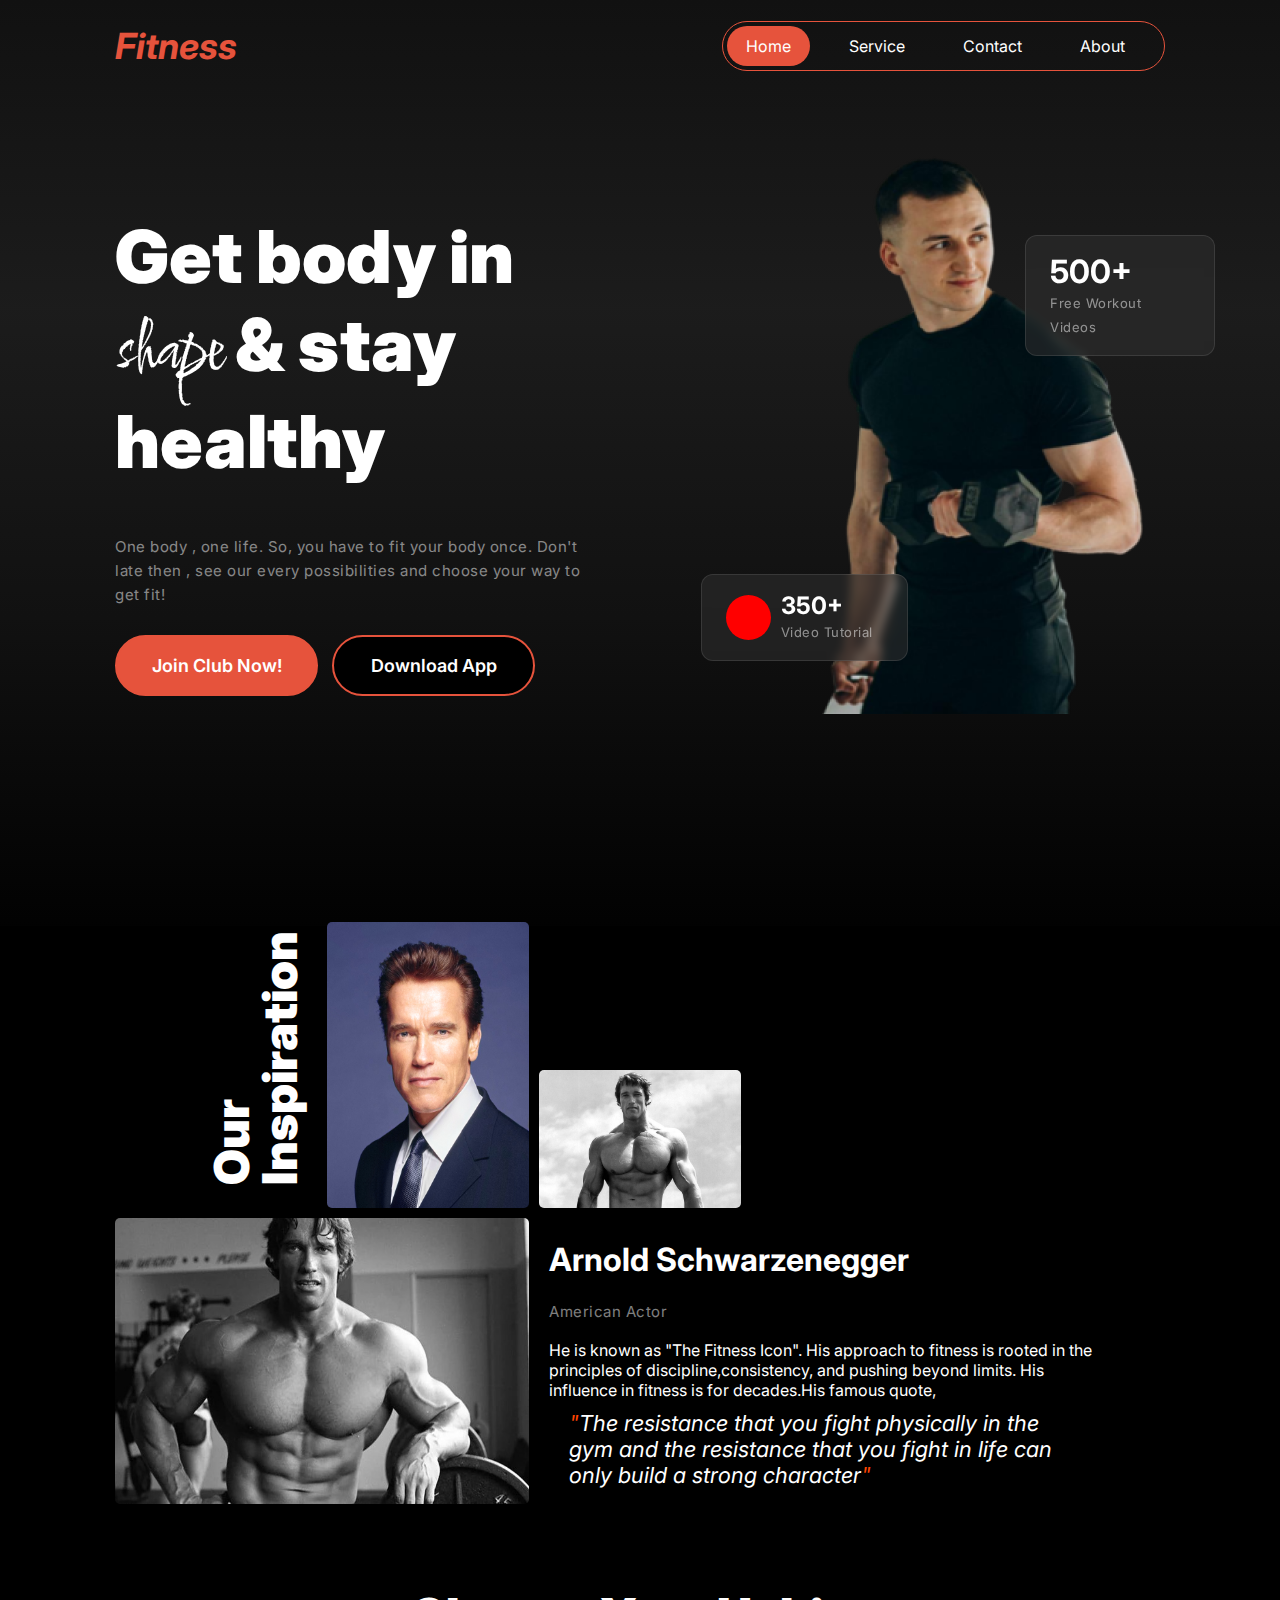
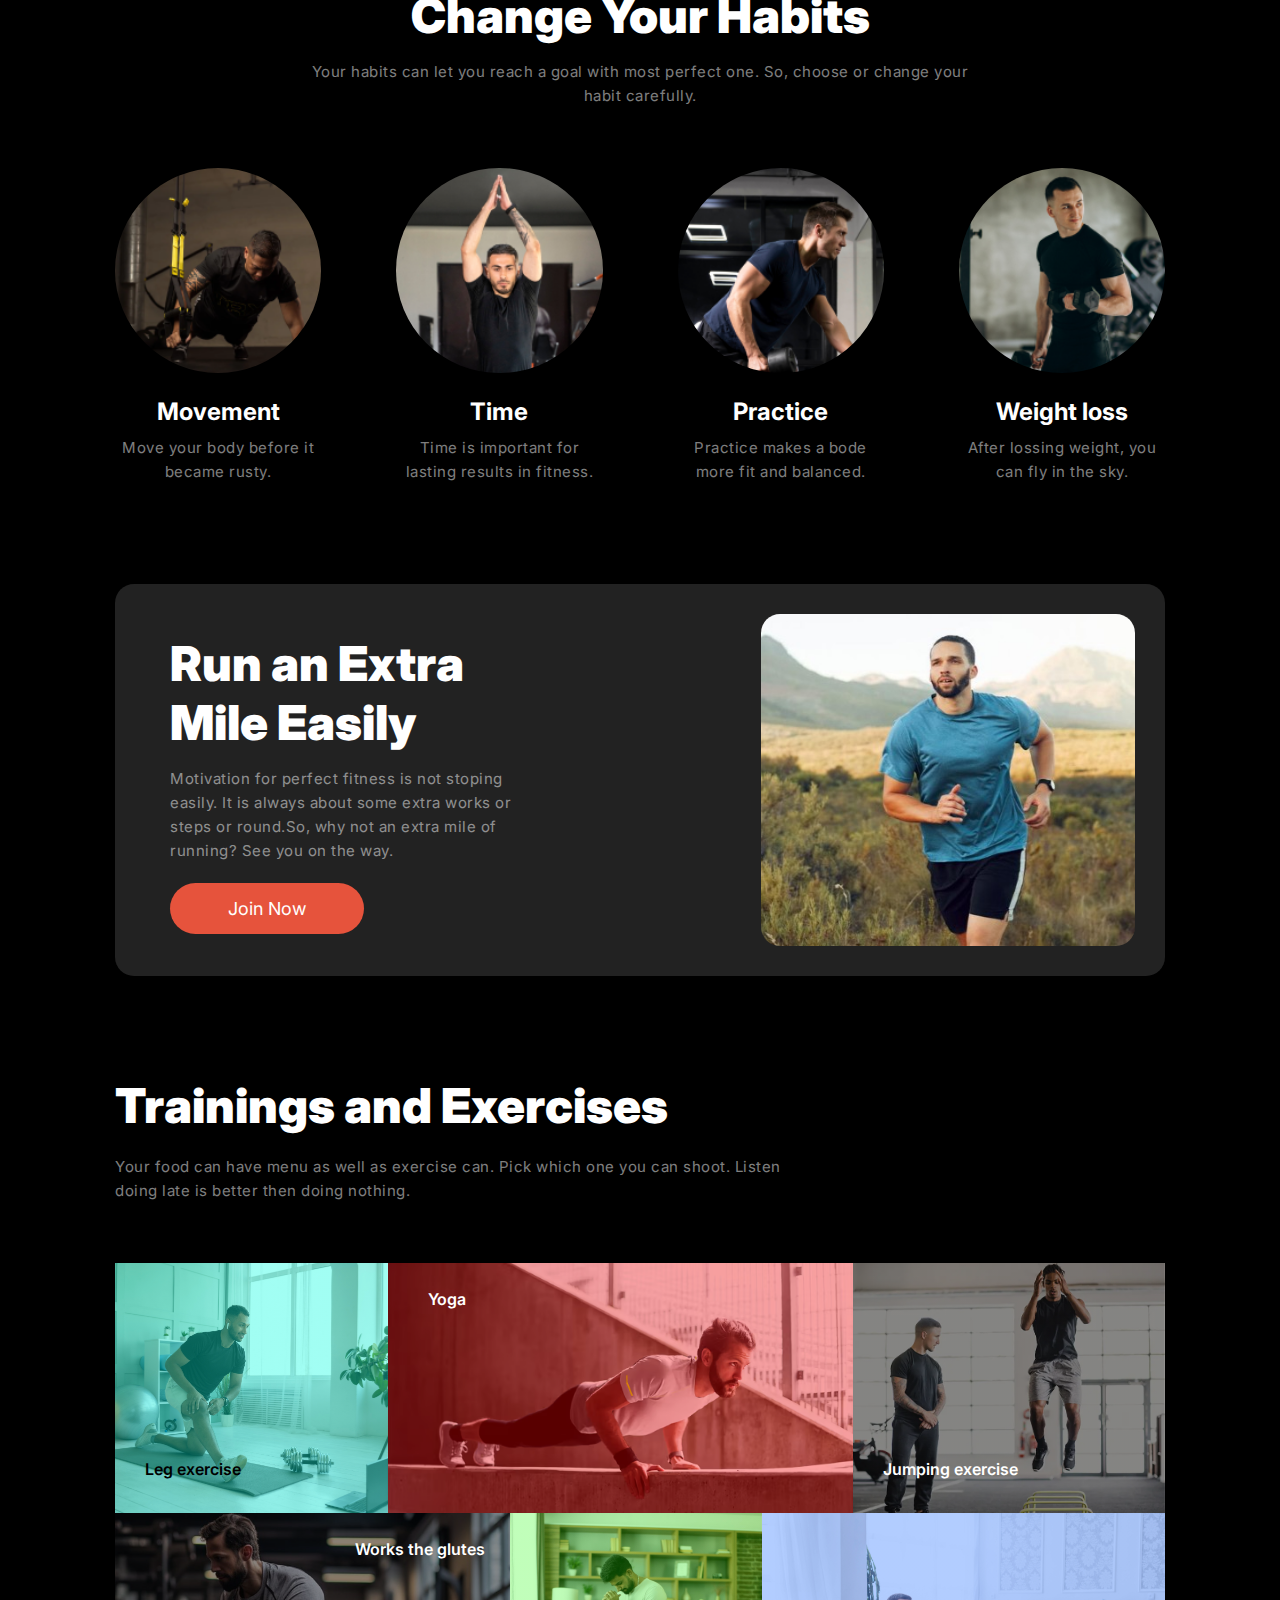
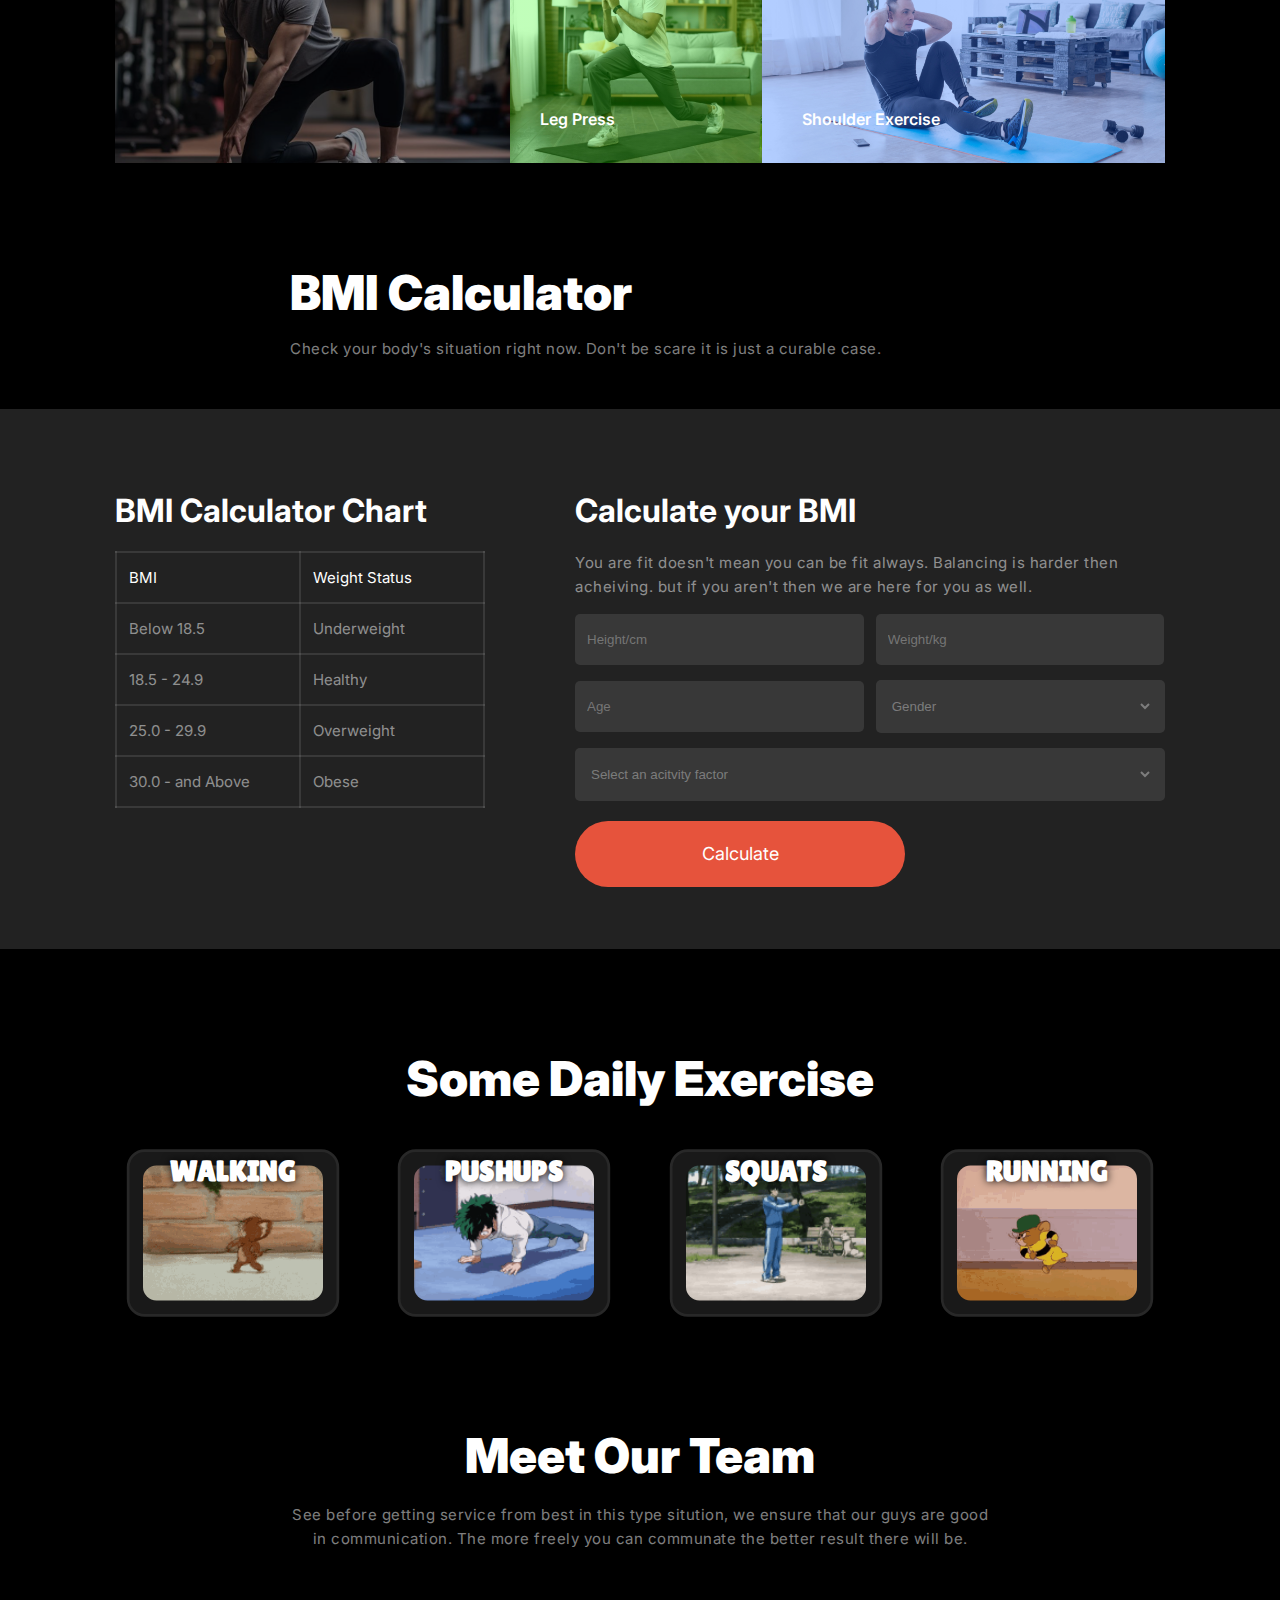
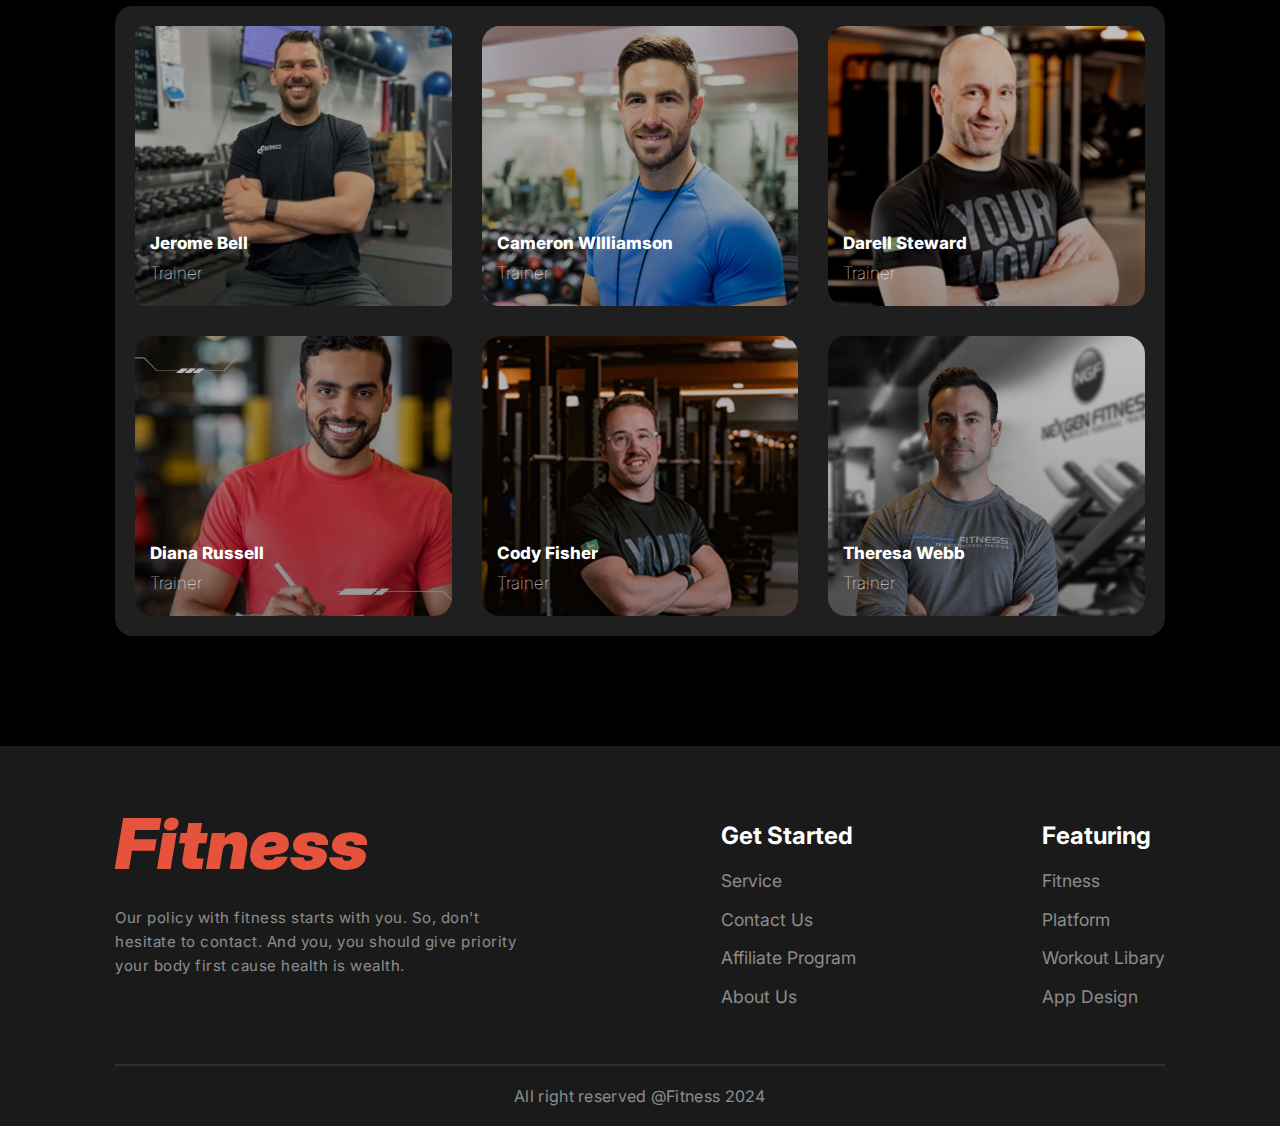
<file: index.html>
<!DOCTYPE html>
<html lang="en">

<head>
    <meta charset="UTF-8">
    <meta name="viewport" content="width=device-width, initial-scale=1.0">
    <title>Fitness</title>
    <link rel="stylesheet" href="style.css">
    <link rel="stylesheet" href="https://cdnjs.cloudflare.com/ajax/libs/font-awesome/6.6.0/css/all.min.css">
</head>

<body>
    <header>

        <div class="start total-width">
            <nav class="display-f-m">
                <div>
                    <h1 class="nav-head">Fitness</h1>
                </div>
                <div class="break-special-1st">
                    <i class="fa-solid fa-bars"></i>
                </div>


                <div class="ul">
                    <ul class="nav-sec">
                        <li>Home</li>
                        <li>Service</li>
                        <li>Contact</li>
                        <li>About</li>
                    </ul>
                </div>
            </nav>
            <div class="head">
                <div class="head-1st">
                    <h1 class="head-title">Get body in <span class="span-1">shape</span> & stay healthy</h1>
                    <p class="every-bio">One body , one life. So, you have to fit your body once. Don't late then , see
                        our every possibilities and choose your way to get fit!</p>
                    <button class="head-btn btn-1">Join Club <span id="special-1">Now</span>!</button>
                    <button class="head-btn btn-2">Download App</button>
                </div>
                <div class="head-2nd">
                    <img src="images/Images 2.png" alt="" class="head-pic">
                    <div class="floating-sec-1">
                        <h1 class="span-2">500+</h1>
                        <p class="every-bio">Free Workout Videos</p>
                    </div>
                    <div class="floating-sec-2">
                        <div class="red-circle"></div>
                        <div>
                            <h2 class="span-3">350+</h2>
                            <p class="every-bio">Video Tutorial</p>
                        </div>
                    </div>

                </div>
            </div>
        </div>
    </header>
    <main>
        <section class="unique">
            <div class="total-width">
                <h1 class="every-title">Our Inspiration</h1>
                <div class="special total-width">
                    <div class="spcl spcl-1"><img src="images/Arnold.jpg" alt=""></div>
                    <div class="spcl spcl-2"><img src="images/Arnold_2.jpg" alt=""></div>
                    <div class="spcl spcl-3"><img src="images/Arnold_3.jpg" alt=""></div>
                    <div class="spcl spcl-4">
                        <h1>Arnold Schwarzenegger</h1>
                        <p class="every-bio">American Actor</p>
                        <p class="description">He is known as "The Fitness Icon". His approach to fitness is rooted in
                            the principles of discipline,consistency, and pushing beyond limits. His influence in
                            fitness is for decades.His famous quote, <br><span class="quote"><span
                                    style="color: orangered;">"</span>The resistance that you fight physically in the
                                gym and the resistance that you fight in life can only build a strong character<span
                                    style="color: orangered;">"</span></span></p>
                    </div>
                </div>
                <p class="description description-break">He is known as "The Fitness Icon". His approach to fitness is
                    rooted in the principles of discipline,consistency, and pushing beyond limits. His influence in
                    fitness is for decades.His famous quote, <br><span class="quote"><span
                            style="color: orangered;">"</span>The resistance that you fight physically in the gym and
                        the resistance that you fight in life can only build a strong character<span
                            style="color: orangered;">"</span></span></p>
            </div>
        </section>
        <section class="first">
            <div class="first-part total-width">
                <div class="first-part-1 display-f-m">
                    <h1 class="every-title">Change Your Habits</h1>
                    <p class="every-bio">
                        Your habits can let you reach a goal with most perfect one. So, choose or change your habit
                        carefully.
                    </p>
                </div>
                <div class="first-part-2">
                    <div><img src="images/image 3.png" alt="" class="first-part-img">
                        <h2 class="first-part-mini-title">Movement</h2>
                        <p class="every-bio">Move your body before it became rusty.</p>
                    </div>
                    <div><img src="images/image 2.png" alt="" class="first-part-img">
                        <h2 class="first-part-mini-title">Time</h2>
                        <p class="every-bio">Time is important for lasting results in fitness.</p>
                    </div>
                    <div><img src="images/image 4.png" alt="" class="first-part-img">
                        <h2 class="first-part-mini-title">Practice</h2>
                        <p class="every-bio">Practice makes a bode more fit and balanced.</p>
                    </div>
                    <div><img src="images/image 5.png" alt="" class="first-part-img">
                        <h2 class="first-part-mini-title">Weight loss</h2>
                        <p class="every-bio">After lossing weight, you can fly in the sky.</p>
                    </div>
                </div>
            </div>
        </section>
        <section class="second">
            <div class="second-part total-width">
                <div class="second-part-1">
                    <h1 class="every-title">Run an Extra
                        Mile Easily</h1>
                    <p class="every-bio">Motivation for perfect fitness is not stoping easily. It is always about some
                        extra works or steps or round.So, why not an extra mile of running? See you on the way.</p>
                    <button class="primary-btn">Join Now</button>
                </div>
                <div class="second-part-2">
                    <img src="images/run.jpg" alt="" class="second-part-pic">
                </div>
            </div>
        </section>
        <section class="third">
            <div class="third-part total-width">
                <div class="third-part-1">
                    <h1 class="every-title">Trainings and Exercises</h1>
                    <p class="every-bio">Your food can have menu as well as exercise can. Pick which one you can shoot.
                        Listen doing late is better then doing nothing.</p>
                </div>
                <div class="third-part-2">
                    <div class="grid grid-1">
                        <p>Leg exercise</p>
                    </div>
                    <div class="grid grid-2">
                        <p>Yoga</p>
                    </div>
                    <div class="grid grid-3">
                        <p>Jumping exercise</p>
                    </div>
                    <div class="grid grid-4">
                        <p>Works the glutes</p>
                    </div>
                    <div class="grid grid-5">
                        <p>Leg Press</p>
                    </div>
                    <div class="grid grid-6">
                        <p>Shoulder Exercise</p>
                    </div>
                </div>
            </div>
        </section>
        <section class="fourth">
            <div class="fourth-part-1">
                <h1 class="every-title">BMI Calculator</h1>
                <p class="every-bio">Check your body's situation right now. Don't be scare it is just a curable case.
                </p>
            </div>
            <div class="fourth-part-main">
                <div class="fourth-part-2 total-width">
                    <div class="fourth-part-table">
                        <h1 class="fourth-part-spcl-title">BMI Calculator Chart</h1>
                        <table>
                            <tr>
                                <th>BMI</th>
                                <th>Weight Status</th>
                            </tr>
                            <tr>
                                <td>Below 18.5</td>
                                <td>Underweight</td>
                            </tr>
                            <tr>
                                <td>18.5 - 24.9</td>
                                <td>Healthy</td>
                            </tr>
                            <tr>
                                <td>25.0 - 29.9</td>
                                <td>Overweight</td>
                            </tr>
                            <tr>
                                <td>30.0 - and Above</td>
                                <td>Obese</td>
                            </tr>
                        </table>
                    </div>
                    <div class="fourth-part-box">
                        <h1 class="fourth-part-spcl-title">Calculate your BMI</h1>
                        <p class="every-bio"> You are fit doesn't mean you can be fit always. Balancing is harder then
                            acheiving. but if you aren't then we are here for you as well. </p>
                        <span class="gap"><input type="text" placeholder="Height/cm"></span>
                        <input type="number" placeholder="Weight/kg">
                        <span class="gap"><input type="number" placeholder="Age"></span>
                        <select>
                            <option value="Sex">Gender</option>
                            <option value="Male">Male</option>
                            <option value="Female">Female</option>
                        </select>
                        <select class="activity">
                            <option value="select">Select an acitvity factor</option>
                            <option value="select">Walking</option>
                            <option value="select">Jogging</option>
                        </select>
                        <button class="primary-btn">Calculate</button>
                    </div>
                </div>
            </div>
        </section>
        <section class="unique-2 total-width">
            <div class="unique-2-intro">
                <h1 class="every-title">Some Daily Exercise</h1>
            </div>
            <div class="special-2">
                <div class="exercise-1">
                    <div class="exercise-title exercise-title-1">
                        <h1>WALKING</h1>
                    </div>
                    <div class="bio-div">
                        <h3>Importance</h3>
                        <p class="every-bio">Walking offers numerous benefits for physical health, mental well-being,
                            social interact
                            ion, environmental sustainability, accessibility, and cognitive function.</p>
                    </div>
                </div>
                <div class="exercise-2">
                    <div class="exercise-title exercise-title-2">
                        <h1>PUSHUPS</h1>
                    </div>
                    <div class="bio-div">
                        <h3>Importance</h3>
                        <p class="every-bio">Pushups are an effective bodyweight exercise that provide numerous benefits
                            for upper body
                            strength,convenience of use as well as improving posture and metabolism.</p>
                    </div>
                </div>
                <div class="exercise-3">
                    <div class="exercise-title exercise-title-3">
                        <h1>SQUATS</h1>
                    </div>
                    <div class="bio-div">
                        <h3>Importance</h3>
                        <p class="every-bio">Squats are a versatile exercise that provide numerous benefits for lower
                            body strength development as well as enhancing functional movement patterns while promoting
                            core stability.</p>
                    </div>
                </div>
                <div class="exercise-4">
                    <div class="exercise-title exercise-title-4">
                        <h1>RUNNING</h1>
                    </div>
                    <div class="bio-div">
                        <h3>Importance</h3>
                        <p class="every-bio">Running is essential for physical and mental health, improving
                            cardiovascular fitness and stress reduction. It also provides a chance to set goals and
                            connect with nature.</p>
                    </div>
                </div>
            </div>


        </section>
        <section class="fifth">
            <div class="fifth-part total-width">
                <div class="fifth-part-1">
                    <h1 class="every-title">Meet Our Team</h1>
                    <p class="every-bio">See before getting service from best in this type sitution, we ensure that our
                        guys are good in communication. The more freely you can communate the better result there will
                        be.</p>
                </div>
                <div class="fifth-part-2">
                    <div class="grid-five grid-five-1">
                        <p class="big">Jerome Bell</p>
                        <p class="small">Trainer</p>
                    </div>
                    <div class="grid-five grid-five-2">
                        <p class="big">Cameron WIlliamson</p>
                        <p class="small">Trainer</p>
                    </div>
                    <div class="grid-five grid-five-3">
                        <p class="big">Darell Steward</p>
                        <p class="small">Trainer</p>
                    </div>
                    <div class="grid-five grid-five-4">
                        <p class="big">Diana Russell</p>
                        <p class="small">Trainer</p>
                    </div>
                    <div class="grid-five grid-five-5">
                        <p class="big">Cody Fisher</p>
                        <p class="small">Trainer</p>
                    </div>
                    <div class="grid-five grid-five-6">
                        <p class="big">Theresa Webb</p>
                        <p class="small">Trainer</p>
                    </div>
                </div>
            </div>
        </section>
    </main>
    <footer>
        <div class="footer total-width">
            <div class="footer-sec-1">
                <h1 class="every-title">Fitness</h1>
                <p class="every-bio">Our policy with fitness starts with you. So, don't hesitate to contact. And you,
                    you should give priority your body first cause health is wealth.</p>
            </div>
            <div class="footer-sec-2">
                <h2>Get Started</h2>
                <p class="help">Service</p>
                <p class="help">Contact Us</p>
                <p class="help">Affiliate Program</p>
                <p class="help">About Us</p>
            </div>
            <div class="footer-sec-3">
                <h2>Featuring</h2>
                <p class="help">Fitness</p>
                <p class="help">Platform</p>
                <p class="help">Workout Libary</p>
                <p class="help">App Design</p>
            </div>
        </div>
        <p class="copyright">
            All right reserved @Fitness 2024
        </p>
    </footer>
</body>

</html>
</file>
<file: style.css>
@import url("https://fonts.googleapis.com/css2?family=Inter:ital,opsz,wght@0,14..32,100..900;1,14..32,100..900&display=swap");
@import url('https://fonts.googleapis.com/css2?family=Comforter+Brush&display=swap');
@import url('https://fonts.googleapis.com/css2?family=Lilita+One&display=swap');
body {
  background-color: rgb(0, 0, 0);
  margin: 0;
}
h1,
h2,
h3,
h4,
li,
p,
button,
th,
td {
  font-family: "Inter", sans-serif;
  color: rgb(255, 255, 255);
}
:root {
  --primary-color: rgb(230, 83, 60);
}
.total-width {
  width: 1050px;
  margin: 0 auto;
}
.display-f-m {
  display: flex;
  justify-content: center;
  align-items: center;
  flex-direction: column;
}
.every-bio {
  color: rgba(255, 255, 255, 0.5);
  font-size: 15px;
  font-weight: 400;
  line-height: 24px;
  letter-spacing: 0.5px;
  margin: 0px;
}
.every-title {
  font-size: 48px;
  font-weight: 900;
}
header {
  background: linear-gradient(
    180deg,
    rgba(17, 17, 17),
    rgba(253, 253, 253, 0.108),
    rgba(17, 17, 17),rgba(17, 17, 17,0.1) 100%
  );
}

.start > .display-f-m {
  justify-content: space-between;
  flex-direction: row;
}
.nav-head {
  color: var(--primary-color);
  font-size: 36px;
  font-style: italic;
}
.break-special-1st i {
  display: none;
}
ul {
  list-style: none;
  display: flex;
  border: 1px solid var(--primary-color);
  padding: 0;
  border-radius: 39px;
}
li {
  padding: 10px 19px;
  align-self: center;
  margin-right: 20px;
}
li:nth-child(1) {
  background-color: var(--primary-color);
  margin: 4px 4px;
  margin-right: 20px;
  border-radius: 46px;
}
.head {
  display: flex;
  justify-content: space-between;
  margin-top: 42px;
}
.head > .display-f-m {
  align-items: flex-start;
}
.head-1st {
  width: 45%;
  margin-top: 30px;
}
.head-title {
  font-size: 73px;
  font-weight: 900;
  line-height: 120%;
  letter-spacing: 0%;
  text-align: left;
}
.span-1{
  font-family: "Comforter Brush", cursive;
  font-weight: 550;
}
.head-1st > .every-bio {
  margin-bottom: 28px;
}
.head-btn {
  border-radius: 42px;
  background-color: black;
  width: 43%;
  height: 8%;
  color: rgb(255, 255, 255);
  border: 2px solid rgb(230, 83, 60);
  font-size: 18px;
  font-weight: 600;
}
.btn-1 {
  background: rgb(230, 83, 60);
  margin-right: 10px;
}
.floating-sec-1,
.floating-sec-2 {
  position: relative;
  border: 1px solid rgba(255, 255, 255, 0.1);
  border-radius: 12px;
  backdrop-filter: blur(5px);
  background: rgba(48, 48, 48, 0.54);
  padding: 16px 24px;
}

.floating-sec-1 {
  width: 40%;
  bottom: 61%;
  left: 60%;
}
.floating-sec-1 > .every-bio {
  font-size: 13px;
}
.floating-sec-2 {
  display: flex;
  align-items: center;
  gap: 10px;
  bottom: 33.5%;
  right: 33%;
  width: 45%;
}
.floating-sec-2 .every-bio {
  font-size: 13px;
}
.red-circle {
  width: 45px;
  height: 45px;
  border-radius: 50%;
  background-color: red;
  border: 0;
}
.span-3,
.span-2 {
  margin: 0px;
  margin-bottom: 00px;
}

@media screen and (max-width: 576px) {
  header {
    background: linear-gradient(
      180deg,
      rgba(17, 17, 17),
      rgba(253, 253, 253, 0.108),
      rgba(17, 17, 17), rgba(17, 17, 17),rgba(17, 17, 17,0.1) 100%
    );
  }
  .head {
    flex-direction: column;
  }
  .total-width {
    width: 100%;
  }
  .head-1st {
    width: 100%;
  }
  .nav-head {
    margin-left: 20px;
  }
  .break-special-1st i {
    display: block;
    color: white;
    margin-right: 30px;
  }
  .ul {
    display: none;
  }
  .head-1st {
    margin: 0;
  }
  .head-title {
    font-size: 45px;
    width: 65%;
    margin-left: 20px;
  }
  .span-1{
    font-size: 40px;
  }
  .head-1st > .every-bio {
    width: 70%;
    margin-left: 20px;
  }
  .head-btn {
    height: 50px;
    margin-right: 0;
    font-size: 16px;
  }
  .btn-1 {
    margin-left: 20px;
    margin-right: 5px;
  }
  .btn-2{
    background-color: rgba(0, 0, 0, 0);
  }
  #special-1 {
    display: none;
  }
  .head-2nd {
    width: 89%;
    height: 550px;
    margin: 0 auto;
    position: relative;
    overflow: hidden;
  }
  .head-2nd img {
    width: 100%;
  }
  .floating-sec-1 {
    position: absolute;
    width: 25%;
    bottom: 60%;
    font-size: 1rem;
    padding: 10px;
  }
  .floating-sec-2 {
    position: absolute;
    width: 40%;
    bottom: 37%;
    right: 0;
    left: 1%;
    font-size: 14px;
    padding: 10px;
  }
  .floating-sec-1 > .every-bio {
    font-size: 11px;
    line-height: 1.2;
  }
  .floating-sec-2 .every-bio {
    font-size: 11px;
    line-height: 1.2;
  }
  .red-circle {
    width: 39px;
    height: 39px;
  }
}

/* main */
.unique{
  margin-top: -100px;
}
.special{
  display: grid;
  grid-template-columns: repeat(15,minmax(10px,1fr));
  grid-template-rows: repeat(4,1fr);
  gap: 10px; margin-top: 0;
}
.unique .every-title{
  width: 25%;
  margin-bottom: 0;
  transform: rotate(270deg);
  direction: rtl;
  position: relative;
  top:180px;
  left: 10px;
  text-align: left;
  margin-top: 0;
  line-height: 1;
}
.spcl{
  width: 100%;
}
.spcl img{
  width: 100%;
  height: 100%;
  border-radius: 5px;
}
.spcl-1{
  grid-area: 1/4/3/7;
 
}
.spcl-2{
  grid-area: 2/7/3/10;
}
.spcl-3{
  grid-area: 3/1/5/7;
}
.spcl-4{
  grid-area: 3/7/5/15;
  margin-left: 10px;
}
.quote{
  display: block;
  width: 90%;
  margin-top: 10px;
  margin-left: 20px;
  font-style: italic;
  font-size: 22px;
}
.description-break{
  display: none;
}
@media screen and (max-width: 576px){
  .unique{
    margin: 40px auto;
  }
  .special{ 
    grid-template-rows: repeat(5,50px);
    gap: 5px;
    width: calc(100% - 40px);
    margin-left: 20px;
    margin-top: 20px;
  }
  .unique .every-title{
    width: 50%;
    top: 100px;
    left: -50px;
    line-height: 25px;
  }
 .description{
  display: none;
 }
 .description-break{
  width: calc(100% - 40px);
    margin-left: 20px;
  display: initial;
  display: block;
 }
.spcl-1{
  grid-area: 1/4/4/9;
}
.spcl-2{
  grid-area: 2/9/4/16;
}
.spcl-3{
  grid-area: 4/1/6/9;
}
.spcl-4{
  grid-area: 4/9/5/16;
  margin-left: 5px;
}
.spcl-4 > h1{
  font-size: 18px;
}
}


.first-part {
  margin-top: 50px;
}
.first-part-2 {
  display: grid;
  grid-template-columns: repeat(4, 1fr);
  gap: 75px;
  margin-top: 60px;
}
.first-part-2 div {
  align-self: center;
}
.first-part-2 div > .every-bio,
.first-part-mini-title {
  text-align: center;
}
.first-part-1 > .every-title{
  margin-bottom: 25px;
}
.first-part-1 {
  width: 670px;
  margin: auto;
}
.first-part-1 > .every-bio {
  margin-top: -10px;
  text-align: center;
}
.first-part-img {
  border-radius: 50%;
  width: 100%;
  margin: 0 auto;
}
.first-part-img img {
  width: 100%;
} 
.first-part-mini-title{
    margin-bottom: 10px;
  }
@media screen and (max-width: 576px) {
  .every-title {
    font-size: 35px;
  }
  .first-part {
    margin-top: 0px;
  }
  .first-part-1 {
    width: 350px;
    margin: auto;
  }
  .first-part-1 > .every-bio,
  .every-title {
    text-align: center;
  }
  .first-part-2 {
    grid-template-columns: repeat(1, 1fr);
    gap: 50px;
  }
  .first-part-2 div {
    width: 50%;
    margin: 0px auto;
  }
}

.second-part {
  border-radius: 19px;
  background: rgb(34, 34, 34);
  margin-top: 100px;
  display: flex;
  justify-content: space-between;
  gap: 160px;
}
.second-part-1 {
  margin: 50px 55px;
  width: 60%;
}
.second-part-1 > .every-title {
  margin-top: 0;
  margin-bottom: 15px;
}
.primary-btn {
  background-color: var(--primary-color);
  border-radius: 50px;
  border: 0;
  width: 56%;
  height: 17.5%;
  font-size: 18px;
  margin-top: 20px;
}
.second-part-2 {
  margin: 30px;
  width: 65%;
}
.second-part-pic {
  width: 100%;
  height: 100%;
  object-fit: cover;
  border-radius: 19px;
}
@media screen and (max-width: 576px) {
  .second-part {
    gap: 0;
    flex-direction: column;
    width: calc(100% - 40px);
    margin: 0 20px;
    margin-top: 35px;
  }
  .second-part-1,
  .second-part-2 {
    width: calc(100% - 60px);
    margin: 30px;
  }
  .second-part-1 {
    margin-bottom: 0px;
  }
  .second-part-pic {
    width: 100%;
  }
  .second-part-1 > .every-title {
    width: 80%;
    text-align: left;
  }
  .second-part-1 > .every-bio {
    width: 100%;
  }
  .primary-btn {
    width: 100%;
    height: 60px;
  }
}

.third-part {
  margin-top: 100px;
}
.third-part-1 {
  width: 700px;
}
.third-part-1 > .every-title{
  margin-bottom: 20px;
}
.third-part-2 {
  margin-top: 60px;
  display: grid;
  grid-template-columns: auto-fit(8, 1fr);
  grid-template-rows: auto-fit(2, 1fr);
}
.grid {
  width: 100%;
  height: 250px;
  color: white;
  background-size: cover;
  background-position: center;
}
.grid > p {
  position: relative;
  font-weight: 600;
}
.grid-1 {
  grid-area: 1/1/2/3;
  background-image: linear-gradient(
      rgba(0, 255, 225, 0.364),
      rgba(0, 255, 225, 0.364)
    ),
    url(images/exercise1.jpg);
}
.grid-1 > p {
  position: relative;
  left: 30px;
  top: 180px;
  color: black;
}
.grid-2 {
  grid-area: 1/3/2/7;
  background-image: linear-gradient(
      rgba(255, 0, 0, 0.348),
      rgba(255, 0, 0, 0.348)
    ),
    url(images/exercise2.png);
}
.grid-2 > p {
  position: relative;
  left: 40px;
  top: 10px;
}
.grid-3 {
  grid-area: 1/7/2/9;
  background-image: linear-gradient(rgba(0, 0, 0, 0.45), rgba(0, 0, 0, 0.45)),
    url(images/exercise3.png);
}
.grid-3 > p {
  position: relative;
  left: 30px;
  top: 180px;
}
.grid-4 {
  grid-area: 2/1/3/4;
  background-image: linear-gradient(rgba(0, 0, 0, 0.45), rgba(0, 0, 0, 0.45)),
    url(images/exercise4.png);
}
.grid-4 > p {
  position: relative;
  top: 10px;
  left: 240px;
}
.grid-5 {
  grid-area: 2/4/3/6;
  background-image: linear-gradient(
      rgba(27, 255, 2, 0.27),
      rgba(27, 255, 2, 0.27)
    ),
    url(images/exercise5.jpg);
}
.grid-5 > p {
  position: relative;
  top: 180px;
  left: 30px;
}
.grid-6 {
  grid-area: 2/6/3/9;
  background-image: linear-gradient(rgb(0, 89, 255, 0.3), rgb(0, 89, 255, 0.3)),
    url(images/exercise6.jpg);
}
.grid-6 > p {
  position: relative;
  top: 180px;
  left: 40px;
}

@media screen and (max-width: 576px) {
  .grid {
    height: 150px;
  }
  .grid > p {
    display: none;
  }
  .grid-1 {
    background-position: 25%;
    grid-area: 1/1/2/4;
  }
  .grid-2{
    grid-area: 1/4/2/9;
  }
  .grid-3{
    display: none;
  }
  .grid-4{
    grid-area: 2/1/3/5;
  }
  .grid-5{
    grid-area: 2/5/3/9;
  }
  .grid-6{
    display:none;
  }
  .third-part-1 {
    width: 100%;
  }
  .third-part-1 > .every-title {
    text-align: left;
    width: 70%;
    margin-bottom: 20px;
    margin-left: 20px;
  }
  .third-part-1 > .every-bio {
    text-align: left;
    /* margin-left: 20px; */
    width: calc(100% -40px);
    margin-left: 20px;
  }
  .third-part-2 {
    width: calc(100% - 40px);
    margin: 0 20px;
    margin-top: 40px;
  }
}

.fourth-part-1 {
  width: 700px;
  margin: auto;
  margin-top: 100px;
}
.fourth-part-1 > .every-title {
  margin-bottom: 15px;
}
.fourth-part-main {
  background-color: rgb(34, 34, 34);
}
.fourth-part-2 {
  margin-top: 48px;
  padding-top: 60px;
  padding-bottom: 105px;
  display: flex;
  justify-content: space-between;
}
table {
  border: 2px solid white;
  border-collapse: collapse;
}
td,
th {
  border: 2px solid rgba(255, 255, 255, 0.107);
  width: 170px;
  padding: 15px 0;
  padding-left: 12px;
  color: rgba(255, 255, 255, 0.5);
  font-size: 15px;
  font-weight: 400;
}
th {
  text-align: left;
  color: white;
}
.fourth-part-box {
  width: 590px;
}
input,
select {
  border-radius: 5px;
  background: rgba(255, 255, 255, 0.1);
  padding: 18px 0;
  padding-left: 12px;
  border: 0;
  width: 46.9%;
  margin-top: 15px;
}
select {
  color: rgba(255, 255, 255, 0.35);
  width: 48.97%;
  border-right: 12px solid transparent;
}
.activity {
  width: 100%;
}
.gap{
 margin-right: 8px;
}
@media screen and (max-width: 576px) {
  .fourth-part-2 {
    flex-direction: column;
    padding-top: 30px;
    padding-bottom: 50px;
    margin-top: 20px;
  }
  .fourth-part-1 {
    width: calc(100% - 40px);
    margin-top: 140px;
    margin-left: 20px;
  }
  .fourth-part-1 > .every-title {
    text-align: left;
  }
  .fourth-part-table {
    margin-left: 20px;
  }
  th,td{
    width: 160px;
  }
  .fourth-part-box {
    width: calc(100% - 40px);
    margin: 0 20px;
    margin-top: 40px;
  }
  input,
  select {
    width: 44.5%;
  }
  select {
    width: 48.4%;
  }
  .activity {
    width: 100%;
  }
  .fourth-part-box > .primary-btn {
    width: 60%;
  }
}

.special-2{
  display: flex;
  justify-content: space-between;
  gap: 30px;
} 
.unique-2-intro > .every-title{
  text-align: center;
  margin-top: 100px;
 }
.special-2 > div{
  border: 3px solid rgb(40, 40, 40);
  background-color: rgb(25, 25, 25);
  border-radius: 20px;
  padding: 15px;
  width: 200px; 
  overflow: hidden; 
  height: 150px;
  transform: scale(0.9);
  transition: 1s;
}
/* .exercise-1 p,
.exercise-2 p,
.exercise-3 p,
.exercise-4 p{
  display: none;
} */

.exercise-1:hover,
.exercise-2:hover,
.exercise-3:hover,
.exercise-4:hover{
  height: 100%;
  transform: scale(1.1);
}
/* .exercise-1:hover .bio-div
.exercise-2:hover .bio-div
.exercise-3:hover .bio-div
.exercise-4:hover .bio-div{
 display: block;
} */
  .special-2 > div>div{
  background-repeat: no-repeat;
  background-position: center;
  background-size: cover;
}
.exercise-title{
  height: 150px;
  border-radius: 15px;
}
.special-2 > div>div>h1{
  margin-top: 0px;
  text-align: center;
  font-family: "Lilita One", sans-serif;
  text-shadow: 0px 0px 9px black;
  position: relative;
  bottom: 13px;
}
.bio-div {
  margin-top: 18px;
  height: 220px;
}
.bio-div > h3{
  margin: 5px 0;
}
.exercise-title-1{
  background: url(images/jerry.gif);
} 
.exercise-title-2{
  background: url(images/pushups.gif);
}
.exercise-title-3{
  background: url(images/squats.gif);
}
.exercise-title-4{
  background: url(images/jerry\ running.gif);
}
@media screen and (max-width: 576px) {
  .special-2{
    display: block;
    
  }
  .special-2 > div{
    overflow:visible;
    height: auto;
    margin: 20px auto;
    /* padding-bottom: 0; */
    width: 300px;
  }
  .special-2 > div:hover{
    margin: 20px auto;
    padding-bottom: 10px;
  }
  .exercise-title{
    height: 200px;
  }
  .exercise-1 .bio-div,
.exercise-2 .bio-div,
.exercise-3 .bio-div,
.exercise-4 .bio-div{
  display: none;
}
.exercise-1:hover .bio-div,
.exercise-2:hover .bio-div,
.exercise-3:hover .bio-div,
.exercise-4:hover .bio-div{
 display: block;
}

.bio-div{
  height: auto;
  
}

}

.fifth-part{
  margin-top: 100px;
}
.fifth-part-1{
  width: 700px;
  margin: 0 auto;
}
.fifth-part-1 > .every-title, .fifth-part-1 > .every-bio{
  text-align: center;
}
.fifth-part-1 > .every-title{
  margin-bottom: 18px;
}
.fifth-part-2 > .grid-five > p {
  position: relative;
  top: 190px;
  left: 15px;
  font-size: 17px;
}
.big {
  font-weight: 800;
  margin-bottom: 0;
}
.small {
  font-weight: 100;
  margin-top: 10px;
}
.fifth-part-2 {
  display: grid;
  grid-template-columns: repeat(3, 1fr);
  grid-template-rows: repeat(2, 1fr);
  gap: 30px;
  border-radius: 18px;
  background: rgba(255, 255, 255, 0.12);
  padding: 20px;
  margin-top: 55px;
}
.grid-five {
  width: 100%;
  height: 280px;
}
.grid-five-1 {
  background: linear-gradient(rgba(0, 0, 0, 0.25), rgba(0, 0, 0, 0.4)),
    url(images/trainer1.png);
  border-radius: 10px;
  background-size: cover;
}
.grid-five-2 {
  background: linear-gradient(rgba(0, 0, 0, 0.25), rgba(0, 0, 0, 0.4)),
    url(images/trainer2.png);
  border-radius: 18px;
  background-size: cover;
}
.grid-five-3 {
  background: linear-gradient(rgba(0, 0, 0, 0.25), rgba(0, 0, 0, 0.4)),
    url(images/trainer3.png);
  border-radius: 18px;
  background-size: cover;
}
.grid-five-4 {
  background: linear-gradient(rgba(0, 0, 0, 0.25), rgba(0, 0, 0, 0.4)),
    url(images/trainer4.png);
  border-radius: 18px;
  background-size: cover;
  background-position: 400px;
}
.grid-five-5 {
  background: linear-gradient(rgba(0, 0, 0, 0.25), rgba(0, 0, 0, 0.4)),
    url(images/trainer5.png);
  border-radius: 18px;
  background-size: cover;
}
.grid-five-6 {
  background: linear-gradient(rgba(0, 0, 0, 0.25), rgba(0, 0, 0, 0.4)),
    url(images/trainer6.png);
  border-radius: 18px;
  background-size: cover;
}
@media screen and (max-width: 576px){
  .fifth-part-1{
   width: calc(100% - 40px);
   margin-left: 20px;
  }
  .fifth-part-1 > .every-title, .fifth-part-1 > .every-bio{
    text-align: left;
  }
  .fifth-part-2{
    grid-template-columns: repeat(1,1fr);
    grid-template-rows: repeat(6,1fr);
    width: calc(100% - 80px);
    margin-left: 20px;
    margin-top: 25px;
  }
  .grid-five {
  width:100%;
  }
  .grid-five-1{
    margin-top: 5px;
  }
  .grid-five-6{
    margin-bottom: 5px;
  }
}


footer{
  background: rgba(255, 255, 255, 0.1);
  margin-top: 110px;
  margin-bottom: 0px;
}
.footer{
  display: flex;
  justify-content: space-between;
  border-bottom: 2px solid rgba(255, 255, 255, 0.1);
  padding-top: 55px;
  padding-bottom: 40px;
}
.footer-sec-1{
  width: 40%;
}
.footer-sec-1 > .every-title{
  font-style: italic;
  color: var(--primary-color);
}
.help{
  color: rgba(255, 255, 255, 0.5);
font-family: Inter;
font-size: 17.5px;
}
.copyright{
  text-align: center;
  color: rgba(255, 255, 255, 0.5);
font-size: 16px;
font-weight: 400;
letter-spacing: 0.3px;
margin: 0;
padding: 20px 0;
}
.footer-sec-1 > .every-title{
  font-size: 70px;
  margin-top: 0;
  margin-bottom: 20px;
}
@media screen and (max-width: 576px){
  .footer{
    flex-direction: column;
    width: calc(100% - 40px);
    margin: auto 20px;
    padding-top: 50px;
    gap: 35px;
  }
  .footer-sec-1{
    width: 81%;
  }
  .footer-sec-1 > .every-title{
    text-align: left;
    font-size: 60px;
    margin-bottom: 22px;
  }
}
</file>
